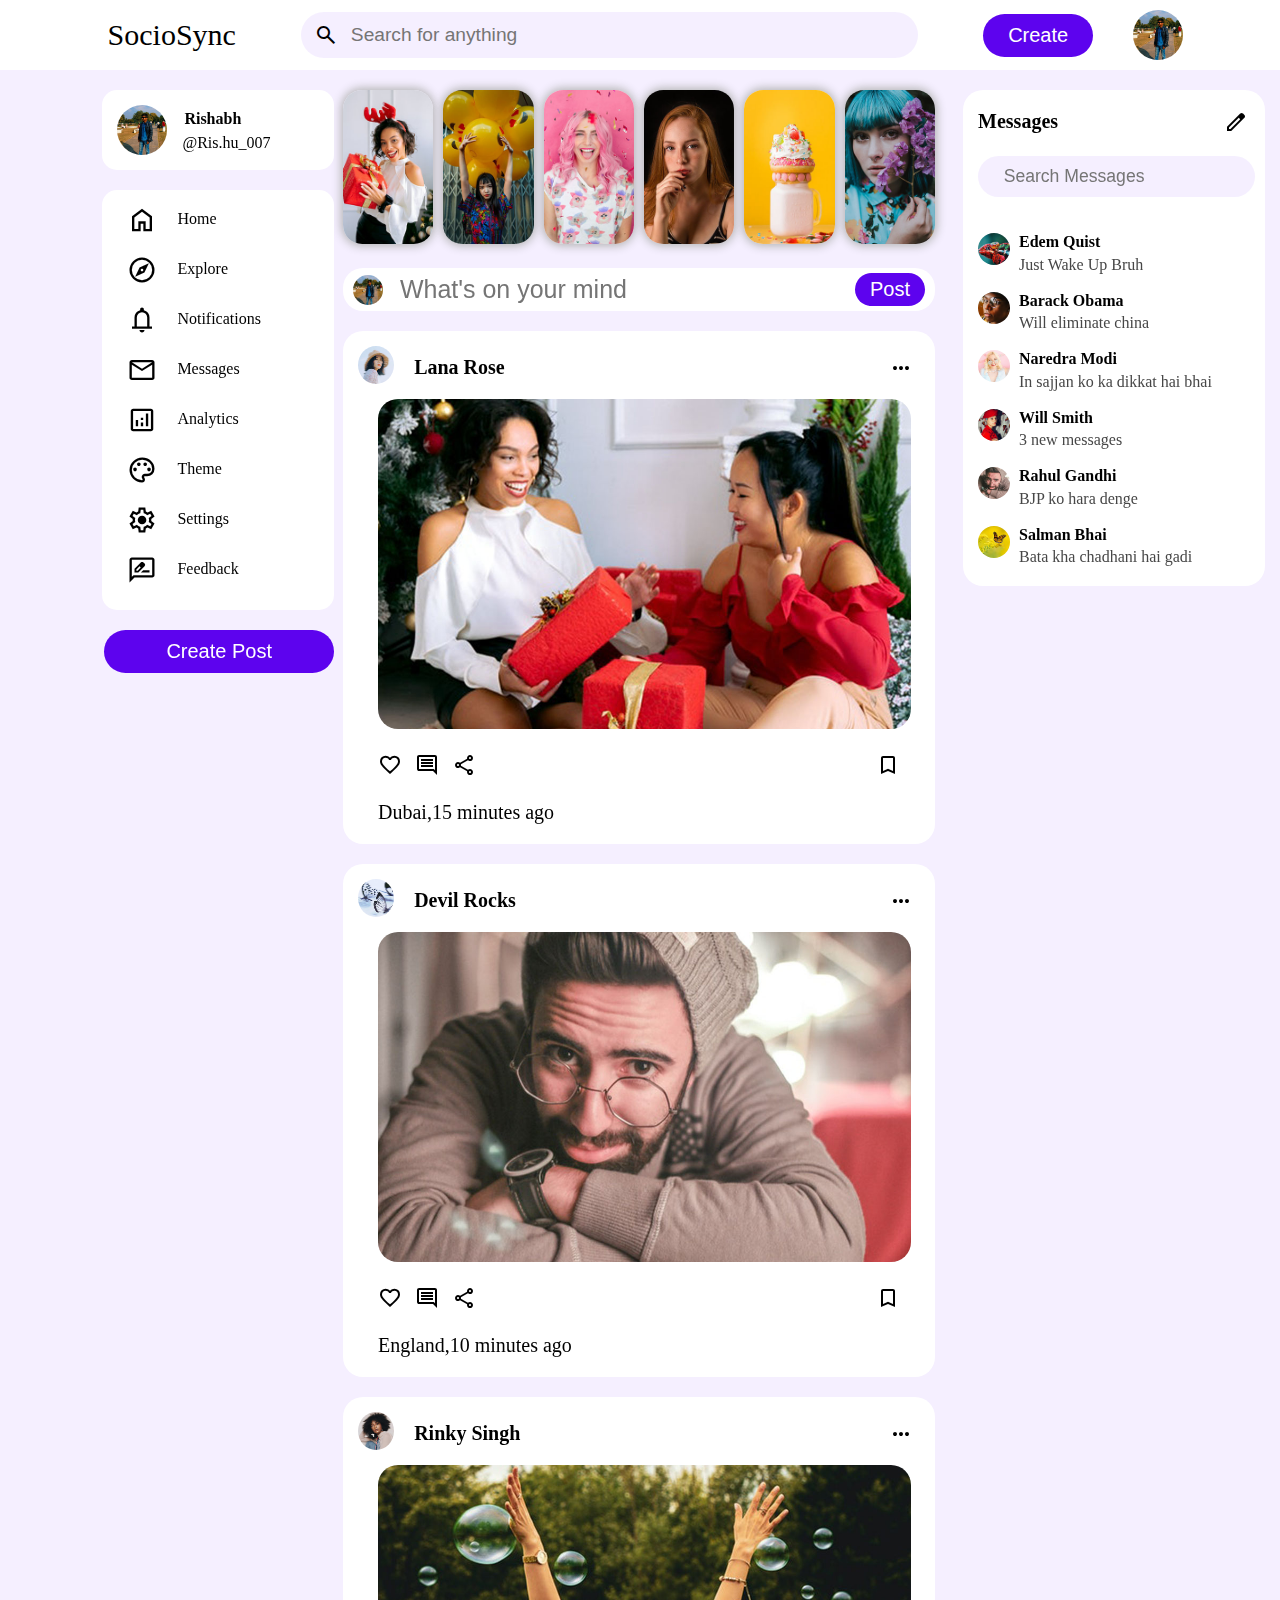
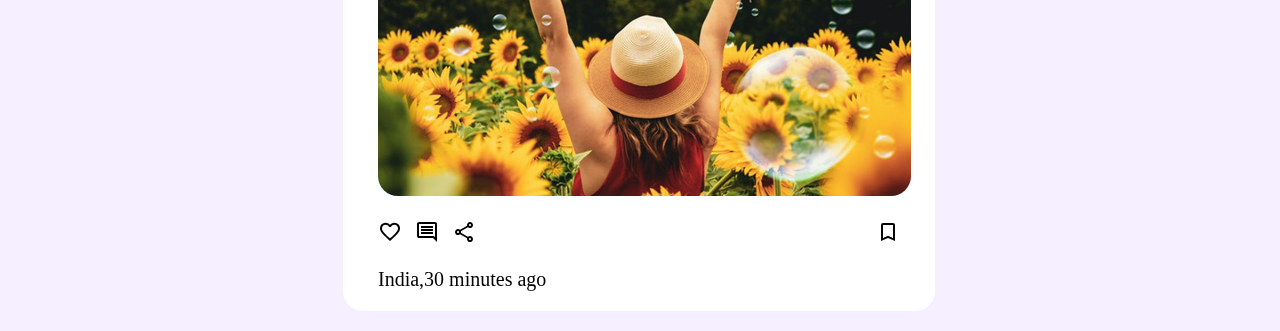
<file: index.html>
<!DOCTYPE html>
<html>
  <head>
    <title>SocioSync</title>
    <meta name="viewport" content="width=device-width, initial-scale=1.0">
    <link rel="stylesheet" href="style.css">
    <link rel="stylesheet" href="https://fonts.googleapis.com/css2?family=Material+Symbols+Outlined:opsz,wght,FILL,GRAD@20..48,100..700,0..1,-50..200" />
    <link rel="stylesheet" media="screen and (max-width:450px)" href="stylemobile.css">
  </head>
  <body>
    <!------------------Header----------------------->
    <div class="header">

      <div class="left-section"></div>

      <div class="navbar">
        <div class="logo"><p id="logo">SocioSync</p></div>
        <div class="search">
          <span class="material-symbols-outlined">
            search
          </span>
          <input id="searchbox" type="text" placeholder="Search for anything" >
        </div>
        <div class="create-button">
          <button id="create-button">Create</button>
          <img id="profile-pic" src="profilepics/rishabh.jpeg" onclick="showProfile()">
        </div>
      </div>

      <div class="right-section">
        <div class="menu-on-mobile" onclick="showMenu()">
          <span class="material-symbols-outlined" style="font-size: 12vw;
          padding-top: 1vh;
          padding-bottom: 1vh;
          padding-left: 2vw;
          margin-right: 3vw;
          cursor: pointer;">
            menu
          </span>
        </div>
      </div>
      
    </div>

<!---------------------------------------Main---------------------------------------->
    <div class="main">
      <div class="side-left"></div>

      <!--------------------------------Side Bar----------------------------->
      <div class="side-bar">

        <div class="profile">
          <div class="profile-pic-sidebar">
            <img id="profile-pic-id" src="profilepics/rishabh.jpeg" onclick="showProfile()">
          </div>
          <div class="profile-descip">
            <p style="
              padding-bottom: 6px;
              font-weight: bold;
              padding-left: 2px;
              display: block;
              ">Rishabh</p>
            <p id="profile-id"><span>@</span>Ris.hu_007</p>
          </div>
        </div>

        <div class="menu">
          <ul style="
              list-style-type: none;
            ">

            <li class="top-list-ele" >
              <div id="line-on-active">
              </div>
              <a href="youtube.com">
              <span class="material-symbols-outlined" style="font-size: 30px;">
                Home
              </span>
              <p>Home</p>
            </a></li>

            <li>
              <div id="line-on-active">
              </div>
              <a>
              <span class="material-symbols-outlined" style="font-size: 30px;">
              explore
              </span>
              <p>Explore</p>
            </a></li>

            <li>
              <div id="line-on-active">
              </div>
              <a>
              <span class="material-symbols-outlined" style="font-size: 30px;">
                notifications
              </span>
              <p>Notifications</p>
            </a></li>

            <li onclick="highlightMessageBox()">
              <div id="line-on-active">
              </div>
              <a>
              <span class="material-symbols-outlined" style="font-size: 30px;">
                mail
              </span>
              <p>Messages</p>
            </a></li>

            <li>
              <div id="line-on-active">
              </div>
              <a>
              <span class="material-symbols-outlined" style="font-size: 30px;">
                analytics
              </span>
              <p>Analytics</p>
            </a></li>

            <li onclick="changeTheme()">
              <div id="line-on-active">
              </div>
              <a>
              <span class="material-symbols-outlined" style="font-size: 30px;">
                palette
              </span>
              <p>Theme</p>
            </a></li>

            <li>
              <div id="line-on-active">
              </div>
              <a>
              <span class="material-symbols-outlined" style="font-size: 30px;">
                settings
              </span>
              <p>Settings</p>
            </a></li>

            <li class="last-list-ele">
              <div id="line-on-active">
              </div>
              <a>
              <span class="material-symbols-outlined" style="font-size: 30px;">
                rate_review
              </span>
              <p>Feedback</p>
            </a></li>
          </ul>
        </div>

        <div class="create-post-button">
          <button id="create-post-button">Create Post</button>
        </div>
      </div>
      <!------------------------------Content----------------------------------->

      <div class="content">

        <div class="story">
          <div class="story-display"><img id="i1" src="story/story-1.jpg"></div>
          <div class="story-display"><img id="i2" src="story/story-2.jpg"></div>
          <div class="story-display"><img id="i3" src="story/story-3.jpg"></div>
          <div class="story-display"><img id="i4" src="story/story-4.jpg"></div>
          <div class="story-display"><img id="i5" src="story/story-5.jpg"></div>
          <div class="story-display"><img id="i6" src="story/story-6.jpg"></div>
        </div>

        <div class="search-box-content">
          <div class="search-box-content-profile"><img id="search-box-profile" src="profilepics/rishabh.jpeg" onclick="showProfile()"></div>
          <div class="search-box-place"><input id="search-box-main" type=text placeholder="What's on your mind "></div>
          <div class="search-box-post-button"><button id="search-button">Post</button></div>
        </div>

        <div class="feed">

          <div class="feed-content">

            <div class="feed-profile">
              <img class="feed-profile-dp" src="profilepics/profile-1.jpg" onclick="showProfile()">
              <p class="name-para">Lana Rose</p>
              <div class="feed-header-icon">
                <span class="material-symbols-outlined" style="margin-left: 5px;">
                  more_horiz
                </span>
              </div>

            </div>

            <div class="feed-image"><img class="feed-img" src="feed/feed-1.jpg"></div>

            <div class="feed-like">
              <div class="feed-like-icos">
                <span class="material-symbols-outlined">
                  favorite
                </span>
              </div>
              <div class="feed-like-icos">
                <span class="material-symbols-outlined">
                  comment
                </span>
              </div>
              <div class="feed-like-icos">
                <span class="material-symbols-outlined">
                  share
                </span>
              </div>
              <div class="space"></div>
              <div class="feed-like-icos">
                <span class="material-symbols-outlined" style="padding-left: 20px;">
                  bookmark
                </span>
              </div>
            </div>

            <div class="feed-upload-stats">
              Dubai,15 minutes ago
            </div>

          </div>

          <div class="feed-content">

            <div class="feed-profile">
              <img class="feed-profile-dp" src="profilepics/profile-2.jpg">
              <p class="name-para">Devil Rocks</p>
              <div class="feed-header-icon">
                <span class="material-symbols-outlined" style="margin-left: 5px;">
                  more_horiz
                </span>
              </div>

            </div>

            <div class="feed-image"><img class="feed-img" src="feed/feed-2.jpg"></div>

            <div class="feed-like">
              <div class="feed-like-icos">
                <span class="material-symbols-outlined">
                  favorite
                </span>
              </div>
              <div class="feed-like-icos">
                <span class="material-symbols-outlined">
                  comment
                </span>
              </div>
              <div class="feed-like-icos">
                <span class="material-symbols-outlined">
                  share
                </span>
              </div>
              <div class="space"></div>
              <div class="feed-like-icos">
                <span class="material-symbols-outlined" style="padding-left: 20px;">
                  bookmark
                </span>
              </div>
            </div>

            <div class="feed-upload-stats">
              England,10 minutes ago
            </div>

          </div>

          <div class="feed-content">

            <div class="feed-profile">
              <img class="feed-profile-dp" src="profilepics/profile-3.jpg">
              <p class="name-para">Rinky Singh</p>
              <div class="feed-header-icon">
                <span class="material-symbols-outlined" style="margin-left: 5px;">
                  more_horiz
                </span>
              </div>

            </div>

            <div class="feed-image"><img class="feed-img" src="feed/feed-3.jpg"></div>

            <div class="feed-like">
              <div class="feed-like-icos">
                <span class="material-symbols-outlined">
                  favorite
                </span>
              </div>
              <div class="feed-like-icos">
                <span class="material-symbols-outlined">
                  comment
                </span>
              </div>
              <div class="feed-like-icos">
                <span class="material-symbols-outlined">
                  share
                </span>
              </div>
              <div class="space"></div>
              <div class="feed-like-icos">
                <span class="material-symbols-outlined" style="padding-left: 20px;">
                  bookmark
                </span>
              </div>
            </div>

            <div class="feed-upload-stats">
              India,30 minutes ago
            </div>

          </div>
          
          
        </div>

        
      </div>

      <!--------------------------Messages--------------------------->

      <div class="side-content">

        <div class="messages">
          <div class="close-button" onclick="closeMessage()">
            <span class="material-symbols-outlined" style="font-size: 6vw;">
              close
            </span>
          </div>
          <div class="messages-header">
            <div class="heading">Messages</div>
            <div class="editicon" onclick="showMessages()">
              <span class="material-symbols-outlined">
                edit
              </span>
            </div>
          </div>
          <input class="message-input" placeholder="Search Messages">

          <div class="messages-content">

            <div class="message">
              <div class="profile-photo">
                <img class="profile-pic" src="profilepics/profile-19.jpg">
              </div>
              <div class="name-message">
                <p class="p1">Edem Quist</p>
                <p class="p2">Just Wake Up Bruh</p>
              </div>
            </div>

            <div class="message">
              <div class="profile-photo">
                <img class="profile-pic" src="profilepics/profile-18.jpg">
              </div>
              <div class="name-message">
                <p class="p1">Barack Obama</p>
                <p class="p2">Will eliminate china</p>
              </div>
            </div>

            <div class="message">
              <div class="profile-photo">
                <img class="profile-pic" src="profilepics/profile-17.jpg">
              </div>
              <div class="name-message">
                <p class="p1">Naredra Modi</p>
                <p class="p2">In sajjan ko ka dikkat hai bhai</p>
              </div>
            </div>

            <div class="message">
              <div class="profile-photo">
                <img class="profile-pic" src="profilepics/profile-16.jpg">
              </div>
              <div class="name-message">
                <p class="p1">Will Smith</p>
                <p class="p2">3 new messages</p>
              </div>
            </div>

            <div class="message">
              <div class="profile-photo">
                <img class="profile-pic" src="profilepics/profile-15.jpg">
              </div>
              <div class="name-message">
                <p class="p1">Rahul Gandhi</p>
                <p class="p2">BJP ko hara denge</p>
              </div>
            </div>

            <div class="message">
              <div class="profile-photo">
                <img class="profile-pic" src="profilepics/profile-14.jpg">
              </div>
              <div class="name-message">
                <p class="p1">Salman Bhai</p>
                <p class="p2">Bata kha chadhani hai gadi</p>
              </div>
            </div>
            
          </div>

        </div>
        <!------------------Requests Under Process-------------------------->
        <div class="requests">

        </div>


      </div>

    </div>

    <!-------------------------------Main End Here----------------------------->


    <!-------------------------------OverLays---------------------------------->
    
    <div class="overlay-for-dp">
      <div class="overlay-dp">
        <p>Display Picture</p>
        <img src="profilepics/rishabh.jpeg" id="dp-img">
        <label for="change-dp">Change DP</label>
        <input type="file" accept="image/jgp, image/png, image/jpeg" id="change-dp">
        <div onclick="hideProfile()">
          <span class="material-symbols-outlined">
          close
          </span>
        </div>
      </div>
    </div>

    <div class="overlay-for-messages">
      <div class="overlay-messages">
        <p>write a message</p>
        <div class="cross-button" onclick="hideMessages()">
          <span class="material-symbols-outlined" style="font-size: 2.5vw;">
          close
          </span>
        </div>
        <div class="message-container">
          <form>
            <div>
              <label for="to-message" class="label">To:</label>
              <input type="Text" placeholder="Enter ID" id="to-message">
            </div>
            <div>
              <label for="what-message" class="label">Body:</label>
              <input type="Text-box" placeholder="How are you Today?" id="what-message">
            </div>
            <button>Send</button>
          </form>
        </div>
      </div>
    </div>


    <script src="script.js"></script>
  </body>
</html>
</file>
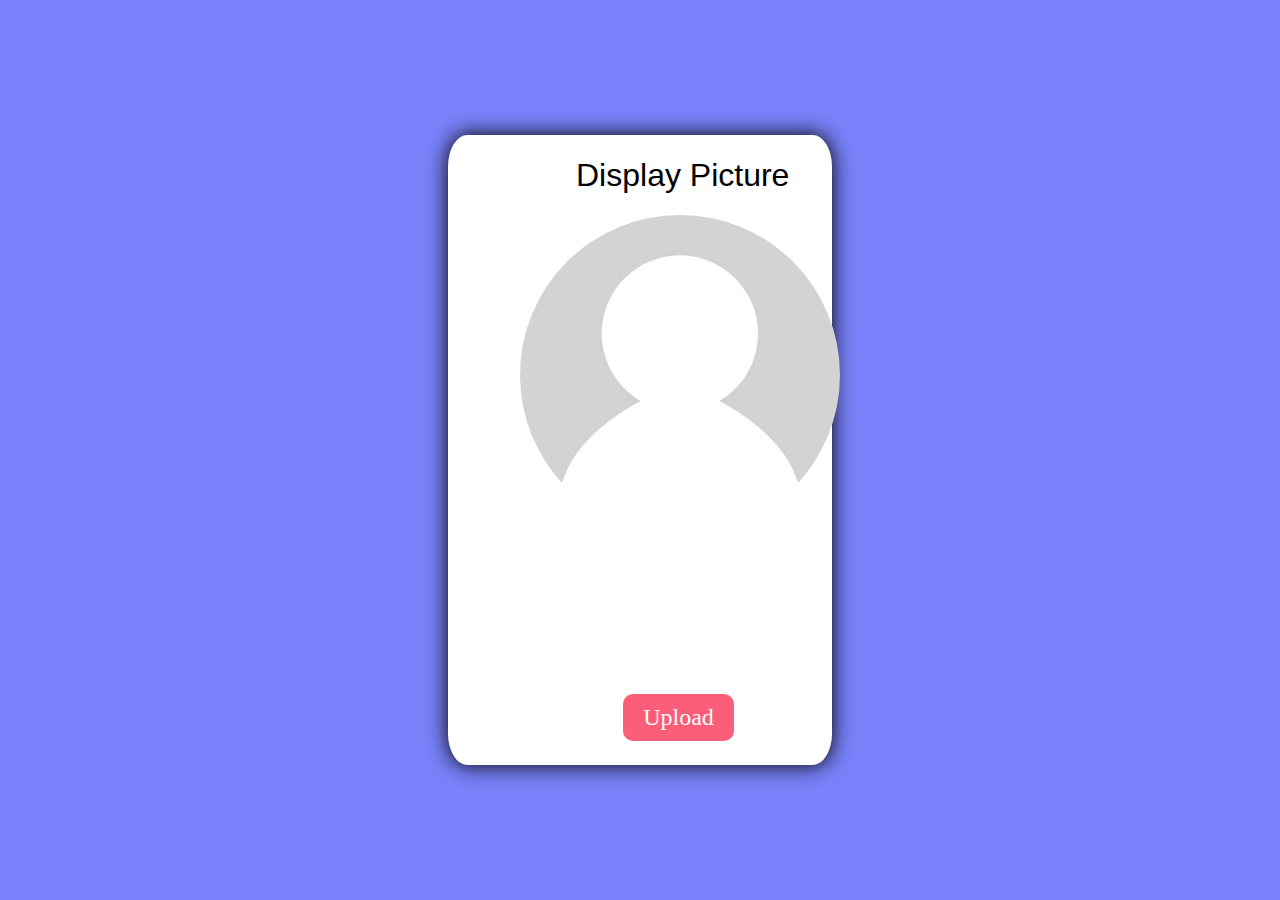
<file: Test/index.html>
<!DOCTYPE html>
<html>
  <head>
    <title>Image Uploader</title>
    <meta name="viewport" content="width=device-width, initial-scale=1.0">
    <link rel="stylesheet" href="style.css">
  </head>
  <body>
    <div class="flexbox">
      <div class="main">
        <p>Display Picture</p>
        <img src="unknown.jpg" id="img">
        <label for="upload">Upload</label>
        <input type="file" accept="image/jpeg, image/jpg, image/png" id="upload">
      </div>
    </div>
    
    <script src="script.js"></script>
  </body>
</html>
</file>
<file: style.css>
*{
  margin: 0;
  padding: 0;
  text-decoration: none;
}
:root{
  /*-------------------Light Theme-----------------*/
  --original-theme:rgb(93, 3, 238);
  --background-theme:rgba(229, 213, 255, 0.377);
  --background-theme2:rgba(248, 245, 252, 0.929);
  --whitecolor:rgb(255,255,255);
  --blackcolor: rgb(0,0,0);
  --buttonhover:rgba(93, 3, 238, 0.7);
  --sidebar-items-hover: rgba(189, 149, 252, 0.811);
  --story-shadow: rgb(180, 180, 180);
  --message-highlight: rgb(255, 0, 0);
  --overlayfordp-color: rgba(142, 142, 143, 0.703);
  --font-color: rgb(0, 0, 0);
  --mobile-sidemenu-bgcolor: rgba(250, 203, 250, 0.838);
  --messages-p2: rgb(71, 71, 71);
  /*------------------Dark Theme------------------*/
  --dark-original-theme:rgba(100, 3, 254, 0.847);
  --dark-background-theme:rgb(37, 32, 48);
  --dark-background-theme2:rgba(248, 245, 252, 0.929);
  --dark-whitecolor:rgb(72, 66, 86);
  --dark-blackcolor: rgb(0,0,0);
  --dark-buttonhover:rgba(93, 3, 238, 0.7);
  --dark-sidebar-items-hover: rgba(189, 149, 252, 0.811);
  --dark-story-shadow: rgba(180, 180, 180, 0.452);
  --dark-message-highlight: rgb(255, 0, 0);
  --dark-overlayfordp-color: rgba(142, 142, 143, 0.703);
  --dark-font-color: rgb(255, 255, 255);
  --dark-mobile-sidemenu-bgcolor: rgb(37, 32, 48);
  --dark-messages-p2: rgb(211, 211, 211);
  /*----------------Font Sizes------------------*/
  
}
body{
  background-color: var(--background-theme);
  padding-top: 70px;
  padding-left: 315px;
  color: var(--font-color);
}

/* -----------------------header----------------------*/
.header{
  height:70px;
  display: flex;
  position: fixed;
  top: 0;
  left: 0;
  right: 0;
  flex-direction: row;
  background-color: var(--whitecolor);
  z-index: 100;
}
.left-section{
  flex:1;
}
.right-section{
  flex: 0.9;
}
.menu-on-mobile{
  display: none;
}
.navbar{
  display: flex;
  flex-direction: row;
  justify-content: space-between;
  flex:10;
  align-items: center;
}
.create-button{
  display: flex;
  flex-direction: row;
  justify-content: space-between;
  align-items: center;
}

#logo{
  font-size: 30px;
}
.search{
  display: flex;
  align-items: center;
  background-color: var(--background-theme);
  color: var(--font-color);
  border-radius: 2rem;
  padding: 1.2vh 1vw;
}
#searchbox{
  border: none;
  outline: none;
  font-size: 1.5vw;
  background-color: transparent;
  padding-left: 1vw;
  padding-right: 24vw;
  
}
#create-button,#create-post-button{
  background-color: var(--original-theme);
  margin-right: 40px;
  font-size: 20px;
  padding-left: 25px;
  padding-right: 25px;
  padding-top: 10px;
  padding-bottom: 10px;
  border-radius: 70px;
  border: none;
  color: white;
  cursor: pointer;
  transition: background-color 0.2s;
}
#create-button:hover{
  background-color: var(--buttonhover);
}
#profile-pic{
  width:50px;
  border-radius: 100%;
  cursor: pointer;
}

/*-----------------------------------------Main-------------------------------------*/

.main{
  margin-top: 20px;
  display: grid;
  grid-template-columns: 1fr 2fr 6fr 2fr;
  column-gap: 28px;
  height: 1000px;
}


                /*---------------------Sidebar----------------------*/

.side-bar{
  position: fixed;
  left: 8vw;
}
.profile{
  display: flex;
  border-radius: 15px;
  background-color: var(--whitecolor);
  color: var(--font-color);
  flex-direction: row;
  height: 80px;
  margin-bottom: 20px;
}
.profile-pic-sidebar{
  margin-top:15px;
  margin-left: 15px;
  
}
.profile-descip{
  margin-top: 20px;
  margin-left: 15px;
}
#profile-pic-id{
  width: 50px;
  border-radius: 100%;
  cursor: pointer;
}

.menu{
  background-color: var(--whitecolor);
  border-radius: 15px;;
}
.menu ul li a{
  display: flex;
  flex-direction: row;
  padding-bottom: 15px;
  padding-left: 25px;
  padding-top: 5px;
  text-decoration: none;
  color: var(--font-color);
  transition: background-color 0.3s;
}
.menu ul li p{
  display: inline-block;
  text-align: start;
  padding-left: 20px;
  padding-top: 5px;
}
.menu ul li{
  position: relative;
}
.menu ul li:hover{
  background-color: var(--sidebar-items-hover);
  cursor: pointer;
}
#line-on-active{
  position:absolute;
  top:0;
  left: 0;
  right: 0;
  bottom: 0;
  transition: background-color 0.6s;
}
#line-on-active:active{
  width: 10px;
  background-color: var(--original-theme);
}
.top-list-ele{
  padding-top: 10px;
}
.last-list-ele{
  padding-bottom: 10px;
}
.content{
  height: 100%;
}
.side-content{
  height: 100%;
}

#create-post-button{
  margin-top: 20px;
  margin-left: 2px;
  margin-right: 0;
  padding-left: 62px;
  padding-right: 62px;
  color: white;
}
#create-post-button:hover{
  background-color: var(--buttonhover);
}


            /*--------------------------Story------------------------------*/

.story{
  display: flex;
  flex-direction: row;
  justify-content: center;
  column-gap: 10px;
}
.story-display{
  display: inline-block;
}
#i1,#i2,#i3,#i4,#i5,#i6{
  display: inline-block;
  height: 12vw;
  border-radius: 1.5vw;
  box-shadow: 0px 0px 10px 2px var(--story-shadow);
}

           /*-----------------------Search Box---------------------------*/

.search-box-content{
  display: flex;
  margin-top: 20px;
  flex-direction: row;
  background-color: var(--whitecolor);
  border-radius: 20px;
}

.search-box-place{
  flex: 8;
  margin-top: 7px;
}
.search-box-content-profile{
  flex: 1;
}
.search-box-post-button{
  flex: 1;
}
#search-box-profile{
  width: 30px;
  margin-top: 7px;
  margin-left: 10px;
  border-radius: 100%;
  cursor: pointer;
}
#search-box-main{
  font-size: 25px;
  width: 100%;
  border: none;
  outline: none;
  background-color: var(--whitecolor);
}
#search-button{
  background-color: var(--original-theme);
  font-size: 20px;
  margin-top: 5px;
  margin-bottom: 5px;
  margin-right: 10px;
  padding-left: 15px;
  padding-right: 15px;
  padding-top: 5px;
  padding-bottom: 5px;
  border-radius: 70px;
  border: none;
  color: white;
  cursor: pointer;
  transition: background-color 0.2s;
}
#search-button:hover{
  background-color: var(--buttonhover);
}


           /*-----------------Feed-----------------------*/
.feed-profile{
  display: flex;
  flex-direction: row;
  justify-content: center;
  padding: 15px;
}
.feed-profile-dp{
  width: 10px;
  border-radius: 100%;
  flex: 1;
  display: inline-block;
}
.name-para{
  font-weight: bold;
  font-size: 20px;
  margin-top: 10px;
  flex :13;
  margin-left: 20px;
  display: inline-block;
}
.feed-header-icon{
  margin-top: 10px;
  flex : 1;
}
.feed-img{
  width:90%;
  margin-left: 35px;
  border-radius: 20px;
}
.feed-content{
  background-color: var(--whitecolor);
  border-radius: 20px;
  margin-top: 20px;
  margin-bottom: 20px;
}

.feed-like{
  display: flex;
  flex-direction: row;
  justify-content: center;
  padding: 20px 35px;
}
.feed-like-icos{
  flex: 1;
}
.space{
  flex: 10;
}
.feed-upload-stats{
  padding-left: 35px;
  padding-bottom: 20px;
  font-size: 20px;
}

          /*-------------------Messages----------------*/
.messages{
  background-color: var(--whitecolor);
  border-radius: 20px;
  padding: 20px 15px;
  padding-right: 10px;
  .close-button{
    display: none;
  }
  .messages-header{
    display: flex;
    flex-direction: row;
    justify-content: space-between;
    .heading{
      flex: 8;
      font-weight: bold;
      font-size: 20px;
    }
    .editicon{
      flex: 1;
      cursor: pointer;
    }
  }
  .message-input{
    margin-top: 2vh;
    margin-bottom: 2vh;
    font-size: 1.1em;
    padding: 0.8vw 2vw;
    border: none;
    outline: none;
    background-color: var(--background-theme);
    border-radius: 50px;
  }

  .messages-content{
    .message{
      display: flex;
      flex-direction: row;
      justify-content: left;
      margin-top: 2vh;
      .profile-photo{
        .profile-pic{
          width: 2.5vw;
          border-radius: 100%;
        }
      }
      .name-message{
        padding-left: 0.7vw;
        
        .p1{
          font-weight: bold;
          margin-bottom: 0.5vh;
        }
        .p2{
          color: var(--messages-p2);
        }
      }
    }
  }

}
.message-highlight{
  box-shadow: 0px 0px 20px 2px var(--message-highlight);
}

/*---------------------------Overlays---------------------------------*/
.overlay-for-dp{
  position: fixed;
  display: flex;
  justify-content: center;
  align-items: center;
  z-index: -1;
  background-color: var(--overlayfordp-color);
  opacity: 0;
  top: 0;
  bottom: 0;
  left: 0;
  right: 0;
  transition: 0.5s;
  .overlay-dp{
    position: relative;
    background-color: var(--background-theme2);
    width: 30vw;
    height: 65vh;
    border-radius: 5%;
    box-shadow: 0px 0px 15px 2px rgb(44, 43, 43);
    input{
      display: none;
    }
    p{
      font-size: 30px;
      padding-left: 140px;
      padding-top: 2px;
      font-weight:300;
      color: black;
    }
    img{
      position: absolute;
      left: 3.5rem;
      top: 2.8rem;
      width: 75%;
    }
    label{
      position: absolute;
      bottom: 1.5rem;
      left: 10rem;
      background-color: rgba(248, 145, 145, 0.813);
      padding: 10px 20px;
      border-radius: 10px;
      font-size: 20px;
      font-weight: bold;
      cursor: pointer;
      color: white;
      transition: background-color 0.5s;
    }
    label:hover{
      background-color: rgba(254, 43, 43, 0.886);
    }
    div{
      position: absolute;
      right: 0.4rem;
      top: 0.3rem;
      background-color: rgba(228, 94, 248, 0.845);
      padding-top: 2px;
      padding-left: 3px;
      padding-right: 3px;
      border-radius: 50%;
      color: white;
      cursor: pointer;
      transition: background-color 0.2s;
    }
    div:hover{
      background-color: rgb(248, 40, 40);
    }
  }
}
/*----------------------------------------------------------------*/
.overlay-for-messages{
  position: fixed;
  display: flex;
  justify-content: center;
  align-items: center;
  z-index: -1;
  background-color: rgba(142, 142, 143, 0.703);
  opacity: 0;
  top: 0;
  bottom: 0;
  left: 0;
  right: 0;
  transition: 0.5s;
  
  .overlay-messages{
    position: relative;
    background-color: var(--background-theme2);
    width: 30vw;
    border-radius: 10px;
    box-shadow: 0px 0px 15px 2px rgb(44, 43, 43);
    p{
      padding-left: 25%;
      padding-top: 1%;
      font-size: 2vw;
      color: black;
    }
    .cross-button{
      position: absolute;
      top: 0.9%;
      right: 0.7%;
      background-color: rgba(228, 94, 248, 0.845);
      border-radius: 50%;
      padding-top: 0.5%;
      padding-left: 0.7%;
      padding-right: 0.5%;
      cursor: pointer;
      color: var(--whitecolor);
      transition: background-color 0.5s;
    }
    .cross-button:hover{
      background-color: rgba(254, 43, 43, 0.886);
    }
    .message-container{
      form{
        position: relative;
        height: 100%;
        padding: 10% 10%;
        color: black;
        #to-message{
          margin-left: 10%;
          padding: 0.5vw 1vw;
          font-size: 1vw;
          
        }
        #what-message{
          padding: 0.5vw 1vw;
          margin-left: 3%;
          margin-bottom: 20%;
          font-size: 1vw;
        }
        div{
          padding: 2% 1%;
          .label{
            font-size: 1.5vw;
          }
        }
        button{
          position: absolute;
          bottom: 10%;
          right: 5%;
          background-color: rgba(228, 94, 248, 0.845);
          border: none;
          padding: 2% 5%;
          border-radius: 1vw;
          color: white;
          font-size: 1.5vw;
          cursor: pointer;
          transition: background-color 0.5s;
        }
        button:hover{
          background-color: rgba(254, 43, 43, 0.886);
        }
      } 
    }
  } 
}
.overlay-active{
  z-index: 200;
  opacity: 1;
}

/*-----------------------Dark Mode---------------------------*/
.darkmode{
  background-color: rgb(0, 0, 48);
}
</file>
<file: stylemobile.css>
@media only screen and (max-width: 450px){
  /*------------------Body--------------------*/
  body{
    padding-left: 0;
  }
  /*------------------Header------------------*/
  .search{
    display: none;
  }
  .navbar{
    flex: 12;
    .create-button{
      button{
        display: none;
      }
      #profile-pic{
        width:11vw;
        margin-right: 2vw;
      }
    }
    #logo{
      font-size: 7vw;
    }
    
  }
  .left-section{
    flex:1;
  }
  .right-section{
    flex: 1.5;
    .menu-on-mobile{
      display: block;
    }
  }
  /*------------------Main--------------------*/
  .main{
    margin-top: 2.5vh;
    display: grid;
    grid-template-columns: 0.3fr 8fr 0.3fr;
    column-gap: 1vw;
    height: 100vh;
  }
  /*------------------Story--------------------*/
  .story{
    display: flex;
    flex-direction: row;
    justify-content: center;
    padding-left: 3vw;
    column-gap: 2.2vw;
  }
  #i1,#i2,#i3,#i4,#i5{
    height: 27vw;
    border-radius: 3vw;
    box-shadow: 0px 0px 15px 1px rgba(75, 75, 75, 0.806);
  }
  #i6{
    display: none;
  }
  /*----------------SearchBox------------------*/
  .search-box-content{
    margin-top: 2vh;
    border-radius: 9vw;
    margin-left: 2vw;
    .search-box-place{
      #search-box-main{
        font-size: 5vw;
        padding-left: 4vw;
      }      
    }
    .search-box-post-button{
      #search-button{
        font-size: 4vw;
        margin-top: 0.6vh;
      }
    }
  }
  /*-------------------Feed-------------------*/
  .feed-content{
    border-radius: 6vw;
    margin-top: 2.5vh;
    margin-bottom: 2.5vh;
    margin-left: 2vw;
    margin-right: 1vw;
    .feed-profile{
      padding-left: 3vw;
      padding-right: 2vw;
      padding-top: 0.7vh;
      padding-bottom: 1.5vh;
      .feed-profile-dp{
        flex : 2;
        width: 5vw;
      }
      .feed-header-icon{
        margin-top: 1vw;
      }
    }
    .feed-like{
      padding: 1.5vh 6vw;
    }
    .feed-img{
      margin-left: 4.6vw;
      border-radius: 5vw;
    }
  }
  /*------------------Sidebar-----------------*/
  .side-bar{
    display: none;
  }
  .side-bar-mobile{
    position: fixed;
    top: 9vh;
    right: 3vw;
    padding: 2vh 3vw;
    background-color: var(--mobile-sidemenu-bgcolor);
    border-radius: 4vw;
    box-shadow: 0px 0px 15px 2px rgb(162, 161, 161);
  }
  /*------------------Messages----------------*/
  .messages{
    display: none;
  }
  .messages-mobile{
    position: fixed;
    top: 9vh;
    bottom: 5vh;
    right: 5vw;
    left: 5vw;
    background-color: var(--whitecolor);
    border-radius: 5vw;
    padding: 5vw 5vw;
    padding-right: 5vw;
    box-shadow: 0px 0px 15px 2px rgb(163, 162, 162);
    .close-button{
      position: fixed;
      background-color: red;
      color: white;
      top: 9.5vh;
      right: 7vw;
      border-radius: 50%;
      padding-left: 0.5vw;
      padding-right: 0.5vw;
    }
    .messages-header{
      display: flex;
      flex-direction: row;
      justify-content: space-between;
      padding-top: 1vh;
      .heading{
        flex: 9;
        font-weight: bold;
        font-size: 7vw;
      }
      .editicon{
        flex: 2;
        padding-left: 2vw;
        cursor: pointer;
      }
    }
    .message-input{
      margin-top: 2vh;
      margin-bottom: 2vh;
      font-size: 5.5vw;
      padding: 1vw 2vw;
      border: none;
      outline: none;
      background-color: var(--background-theme);
      border-radius: 50px;
    }
  
    .messages-content{
      .message{
        display: flex;
        flex-direction: row;
        justify-content: left;
        margin-top: 2vh;
        background-color: var(--whitecolor);
        border-radius: 5vw;
        .profile-photo{
          .profile-pic{
            width: 15vw;
            margin-right: 4.5vw;
            border-radius: 50%;
          }
        }
        .name-message{
          font-size: 4vw;
          .p1{
            font-size: 5vw;
            font-weight: bold;
            margin-bottom: 0.5vh;
          }
          .p2{
            color: var(--messages-p2);
          }
        }
      }
    }
  
  }
  /*--------------------------Feed------------------------------*/
  .feed-like-icos{
    padding: 1vw 1vw;
  }
  /*------------------------Overlays----------------------------*/
  .overlay-for-dp{
    .overlay-dp{
      width: 90vw;
      height: 55vh;
      p{
        font-size: 8vw;
        padding-left: 18vw;
        padding-top: 0.5vh;
        font-weight:300;
      }
      img{
        left: 7vw;
        top: 6vh;
        width: 85%;
      }
      label{
        bottom: 1em;
        left: 5em;
      }
    }
   
  }

  .overlay-for-messages{

    .overlay-messages{
      width: 90vw;
      p{
        font-size: 7vw;
      }
      .cross-button{
        position: absolute;
        top: 0.9%;
        right: 0.7%;
        background-color: rgba(228, 94, 248, 0.845);
        border-radius: 50%;
        padding-top: 2%;
        padding-left: 3%;
        padding-right: 3%;
        padding-bottom: 2%;
        cursor: pointer;
        color: var(--whitecolor);
        transition: background-color 0.5s;
      }
      .cross-button:hover{
        background-color: rgba(254, 43, 43, 0.886);
      }
      .message-container{
        form{
          position: relative;
          height: 100%;
          padding: 10% 10%;
          #to-message{
            margin-left: 10%;
            padding: 0.5vw 1vw;
            font-size: 5vw;
            margin-bottom: 10%;
          }
          #what-message{
            padding: 0.5vw 1vw;
            margin-left: 10%;
            margin-bottom: 25%;
            font-size: 5vw;
          }
          div{
            padding: 2% 1%;
            .label{
              font-size: 6vw;
            }
          }
          button{
            position: absolute;
            bottom: 10%;
            right: 5%;
            background-color: rgba(228, 94, 248, 0.845);
            border: none;
            padding: 2% 5%;
            border-radius: 1vw;
            color: white;
            font-size: 5vw;
            cursor: pointer;
            transition: background-color 0.5s;
          }
          button:hover{
            background-color: rgba(254, 43, 43, 0.886);
          }
        } 
      }
    } 
  }
  
}
</file>
<file: Test/style.css>
*{
  margin: 0;
  padding: 0;
}
:root{
  --theme: rgba(76, 88, 247, 0.753);
  --white: rgb(255,255,255);
}
body{
  background-color: var(--theme);
}
.flexbox{
  width: 100vw;
  height: 100vh;
  display: flex;
  justify-content: center;
  align-items: center;
  .main{
    position: relative;
    background-color: var(--white);
    width: 30vw;
    height: 70vh;
    border-radius: 5%;
    box-shadow: 0px 0px 20px 1px rgb(9, 9, 9);
    p{
      position: absolute;
      top: 0.7em;
      left: 4em;
      font-size: 2em;
      font-family: sans-serif;
    }
    img{
      position: absolute;
      width: 20em;
      border-radius: 100%;
      left: 4.5em;
      top: 5em;
    }
    label{
      position: absolute;
      bottom: 1em;
      left: 7.3em;
      font-size: 1.5em;
      background-color: rgb(252, 93, 120);
      padding: 10px 20px;
      border-radius: 10px;
      cursor: pointer;
      color: var(--white);
      transition: background-color 0.5s;
    }
    label:hover{
      background-color: rgb(208, 5, 39);
    }
    input{
      display: none;
    }
  }
}
</file>
